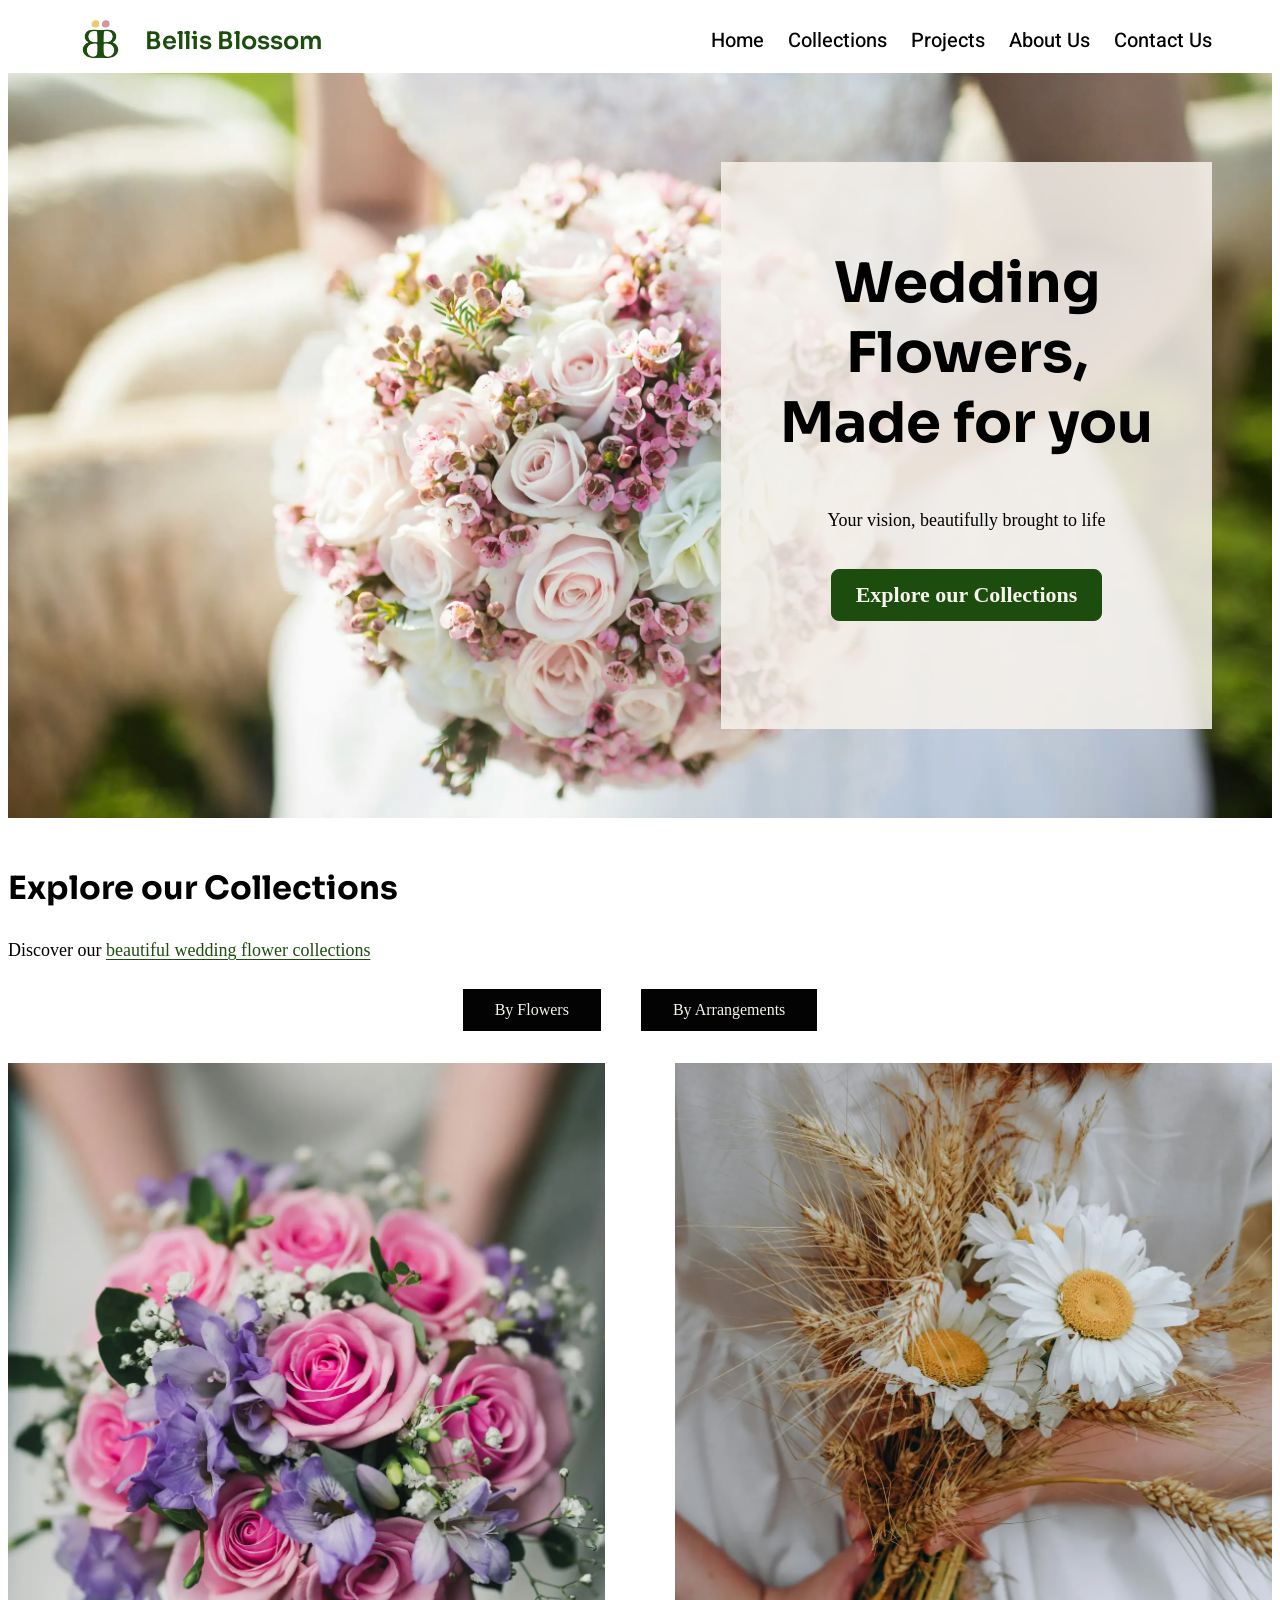
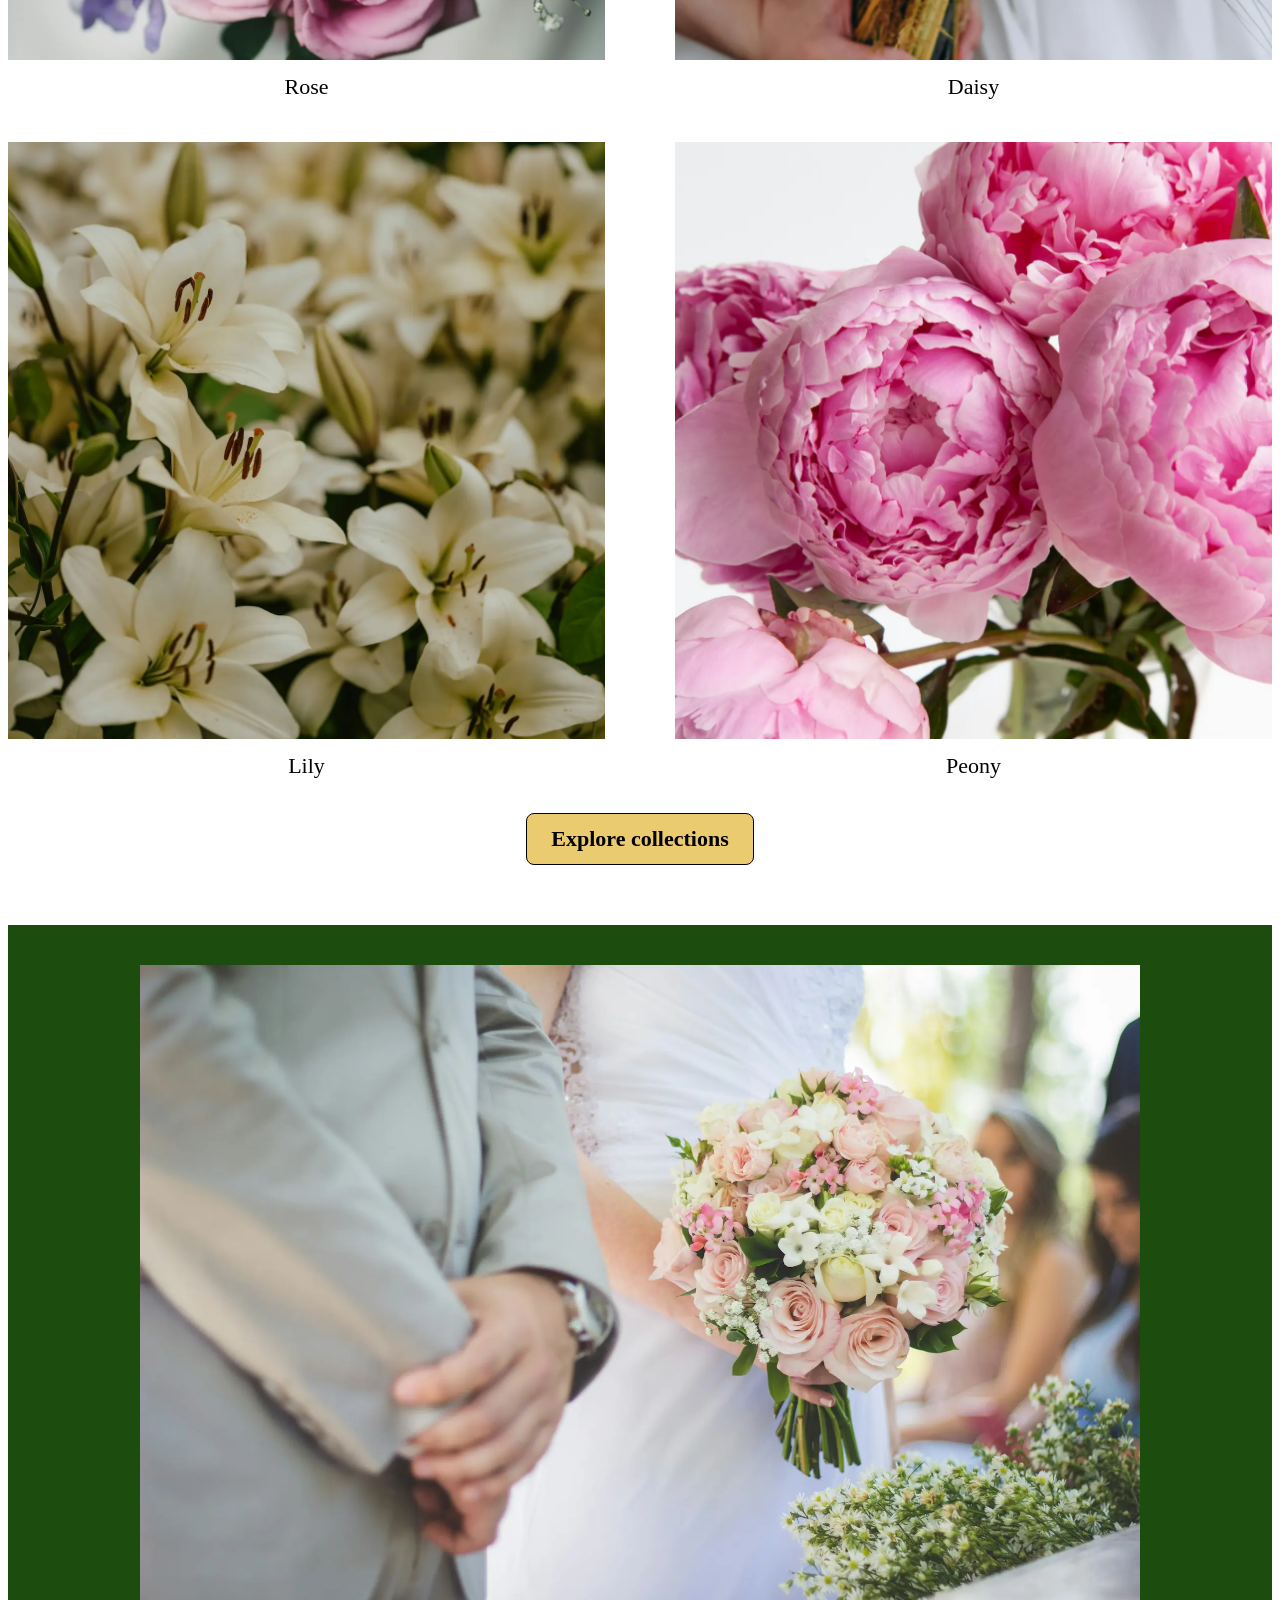
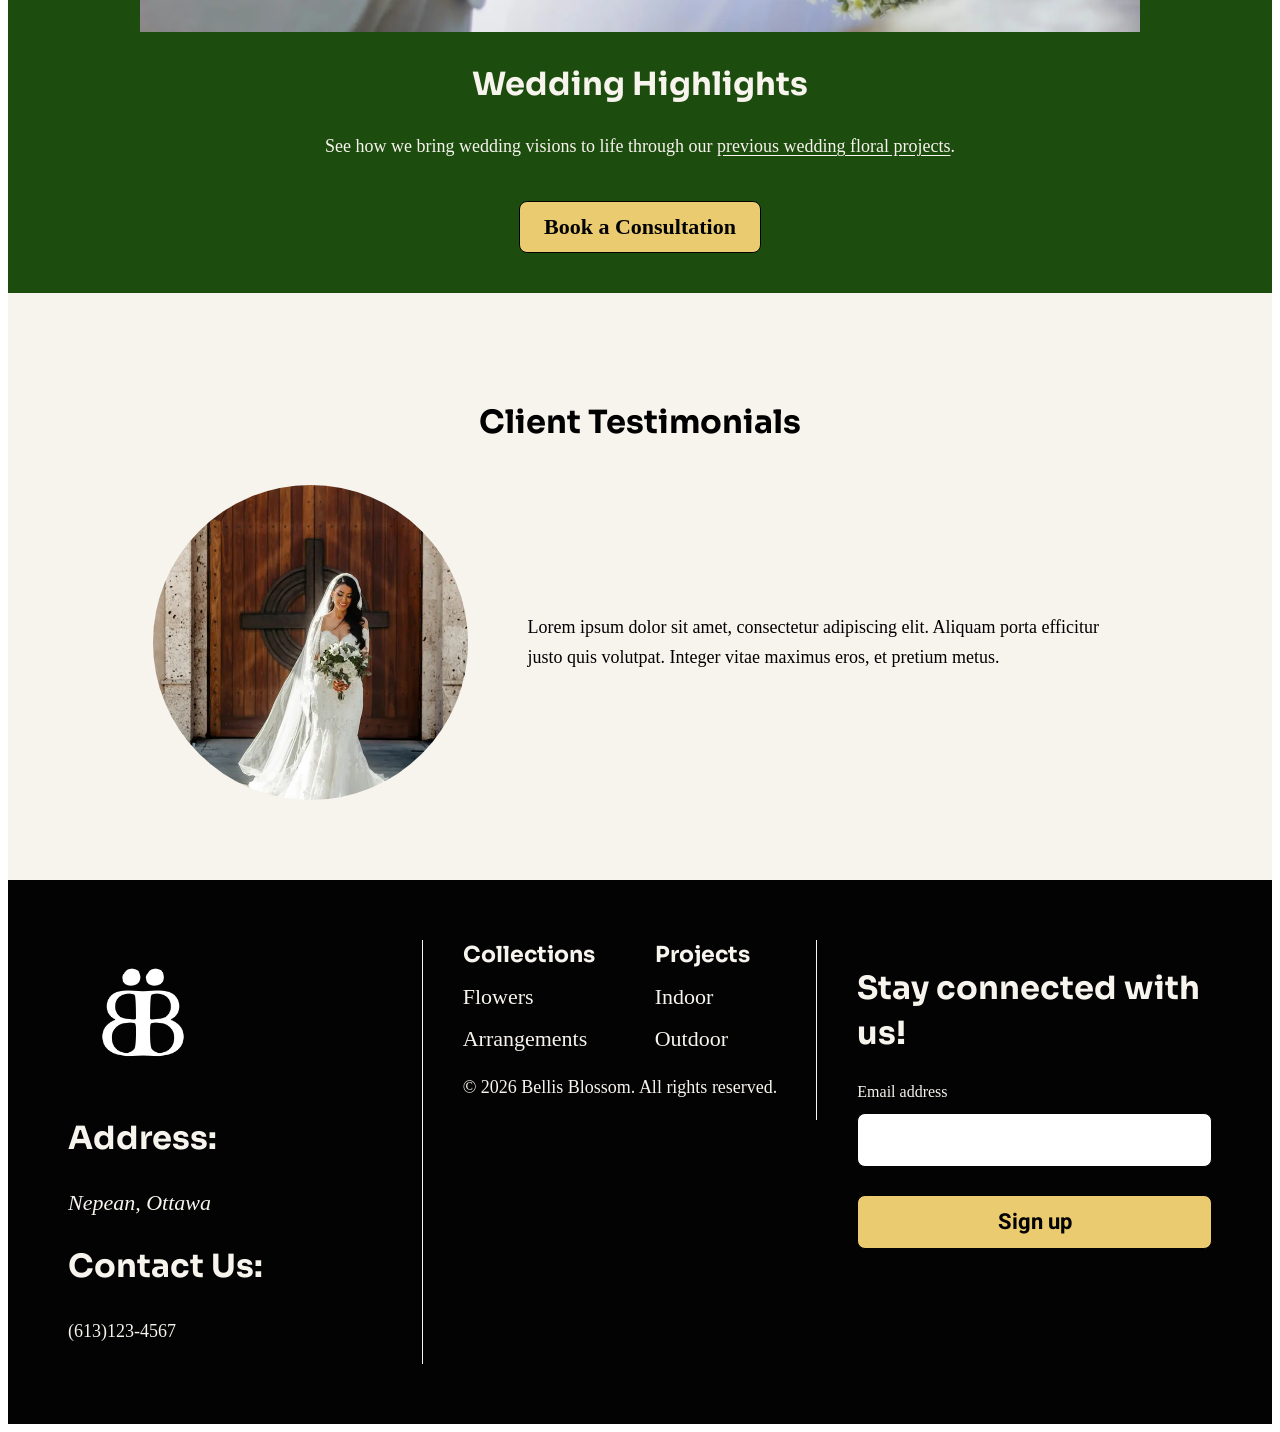
<file: index.html>
<!DOCTYPE html>
<html lang="en">
<head>
    <meta charset="UTF-8">
    <meta name="viewport" content="width=device-width, initial-scale=1.0">

    <title>Personalized Wedding Flowers | Bellis Blossom</title>
    <meta name="description" content="Make your wedding day special with Bellis Blossom. Discover personalized wedding flowers and floral arrangements that reflect your style and love story">

    <link rel="canonical" href="https://vania-gunawan.github.io/guna0037-midterm1511/index.html">
    <link rel="stylesheet" href="css/styles.css">

    <!--Open Graph Tags-->
    <meta property="og:title"
      content="Personalized Wedding Flowers | Bellis Blossom">
      
    <meta property="og:description"
      content="Discover personalized wedding flowers and floral arrangements that reflect your style and love story.">
      
    <meta property="og:image"
      content="https://vania-gunawan.github.io/guna0037-midterm1511/images/og-preview.jpg">
      
    <meta property="og:url"
      content="https://vania-gunawan.github.io/guna0037-midterm1511/index.html">
      
    <meta property="og:type"
      content="website">

    <!--JSON-->
      <script type="application/ld+json">
        {
            "@context": "https://schema.org",
            "@type": "Florist",
            "name": "Bellis Blossom",
            "description": "Personalized wedding flowers and floral arrangements."
        }
    </script>

</head>

<body>
    <a href="#main" class="skip-link visually-hidden">
        Skip to main content
    </a>

    <header class="site-header">
        <div class="logo">
            <a href="index.html">
            <img src="images/BB-logo-trans.png" alt="Bellis Blossom Logo with Colour" width="2000"
            height="2000">
            <span class="logo-text">Bellis Blossom</span>
            </a>
        </div>
       
        <nav class="nav" aria-label="main navigation">
            <a href="index.html">Home</a>
            <a href="collections.html">Collections</a>
            <a href="projects.html">Projects</a>
            <a href="about.html">About Us</a>
            <a href="contact.html">Contact Us</a>
        </nav>     
    </header>

    <main id="main">
        <section class="hero-section">
             <img class="hero-image" src="images/hero.webp" alt="Bride holding a wedding flower bouquet" width="2580" height="1720">
             
        <div class="hero-content">
             <h1 class="main-page">Wedding Flowers, Made for you</h1>
                <p>Your vision, beautifully brought to life</p>
                <a class="primary-button primary-button--secondary" href="collections.html">Explore our Collections</a>
                <!--Carousel indicators-->
        </div>
        </section>

        <!--Collection Section-->
         <section class="collection-section">
            <h2 id="collections">Explore our Collections</h2>

                <p class="collection-description">
                    Discover our <a href="collections.html">beautiful wedding flower collections</a></p>

            <div class="collection-buttons">
                <a href="collections.html#flowers">By Flowers</a>
                <a href="collections.html#arrangements">By Arrangements</a>
            </div>
            <ul class="collections-grid">
                <li class="flower-card">
                    <a class="onpage-links" href="collections.html#rose">
                    <img class="rose-image" src="images/rose.webp" alt="Bride holding a bouquet of pink and purple roses" width="1200" height="1797">
                    Rose
                    </a>
                </li>
                
                <li class="flower-card">
                    <a class="onpage-links" href="collections.html#daisy">
                    <img class="daisy-image" src="images/daisy.webp" alt="Woman holding a bouquet of daisies behind her back" width="1200" height="1800">
                    Daisy
                    </a>
                </li>

                <li class="flower-card">
                    <a class="onpage-links" href="collections.html#lily">
                    <img class="lily-image" src="images/lily.webp" alt="Close-up of a white lily flower" width="1200" height="1800">
                    Lily
                    </a>
                </li>
                
                <li class="flower-card">
                    <a class="onpage-links" href="collections.html#peony">
                    <img class="peony-image" src="images/peony.webp" alt="Close-up of a pink peony flower" width="1200" height="1800">
                    Peony
                    </a>
                </li>
            </ul>
             <a class="primary-button collections-cta" href="collections.html">Explore collections</a>
        </section>
                
        <!--Wedding Highlights video section-->
        <section class="wedding-highlights-section">
            <div class="video-container">
                <img src="images/wedding-highlights.webp" alt="Bride and groom holding a wedding bouquet" width="2000" height="1333">
            </div>

        <h2 id="highlights">Wedding Highlights</h2>
            <p class="highlights-description">See how we bring wedding visions to life through our <a href="projects.html">previous wedding floral projects</a>.</p>
        <a class="primary-button" href="contact.html">Book a Consultation</a>
   
        </section>

        <!--Client Testimonials Section-->
        <section class="client-testimonial"> 
            <h2 id="testimonials">Client Testimonials</h2>
              <div class="testimonial-content">
                <img class="testimonial-image" src="images/testimonial.webp" alt="Wedding couple" width="630" height="788">
            <blockquote>
                <p>Lorem ipsum dolor sit amet, consectetur adipiscing elit. Aliquam porta efficitur justo quis volutpat. Integer vitae maximus eros, et pretium metus.</p>
            </blockquote>
            <!--Carousel indicators-->
            </div>
        </section>
    </main>

     <footer>
        <div class="footer-row">

            <div class="footer-column">
                <img class="footer-logo"
                 src="images/BB-logo-white.png"
                 alt="Bellis Blossom logo" width="2000" height="2000">

                <h2>Address:</h2>
                <address>Nepean, Ottawa</address>  

                <h2>Contact Us:</h2>
            <p>(613)123-4567</p>
        </div>
        
            <div class="footer-column">
                <div class="footer-links">
                    <nav class="footer-nav" aria-label="Collections">
                    <h2>Collections</h2>
                    <a href="collections.html#flowers">Flowers</a>
                    <a href="collections.html#arrangements">Arrangements</a>
                </nav>

                <nav class="footer-nav" aria-label="Projects">
                    <h2>Projects</h2>
                    <a href="projects.html#indoor">Indoor</a>
                    <a href="projects.html#outdoor">Outdoor</a>
                </nav>
            </div>

            <p>&copy; 2026 Bellis Blossom. All rights reserved.</p>
        </div>

        <div class="footer-column">
            <h2>Stay connected with us!</h2>

            <form>
                <label for="email">Email address</label>
                <input type="email" id="email" name="email" autocomplete="email" required>
                <button class="primary-button" type="submit">Sign up</button>
            </form>
        </div>

        </div>
    </footer>  
    
</body>
</html>
</file>
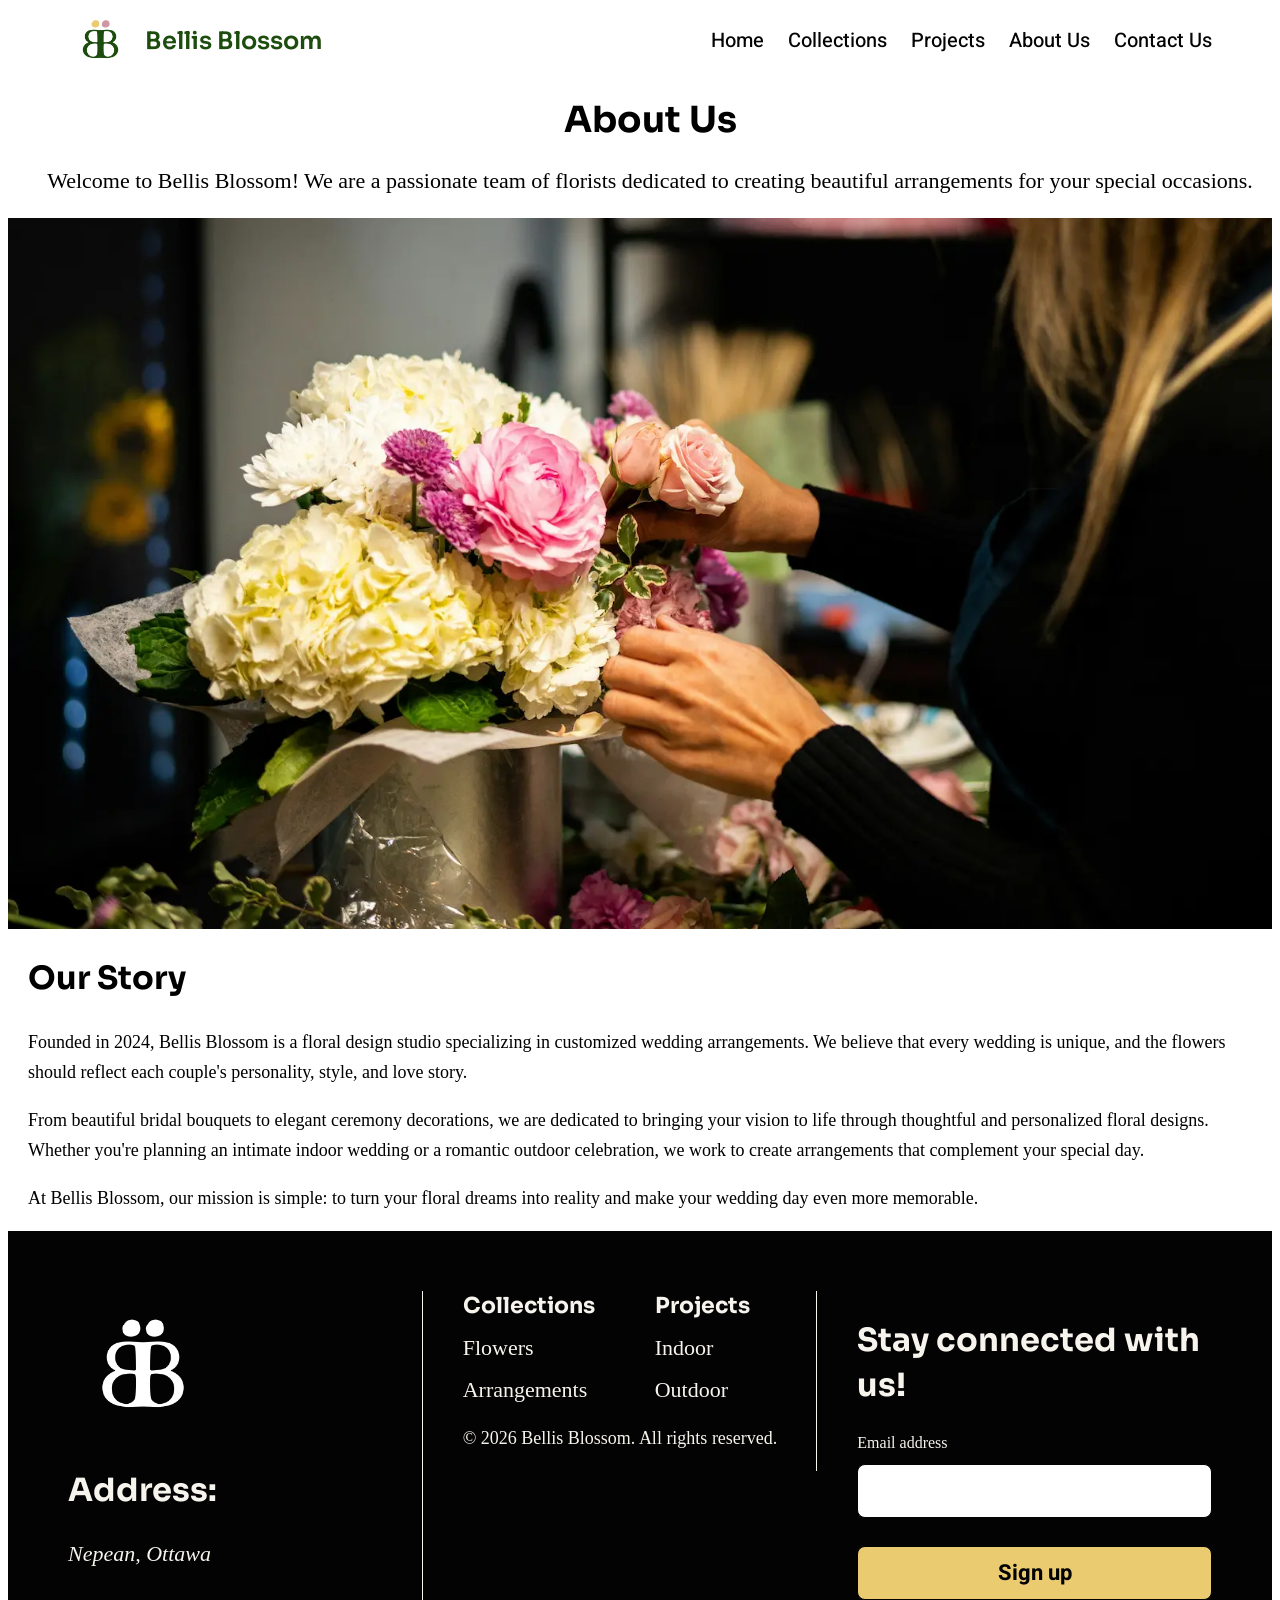
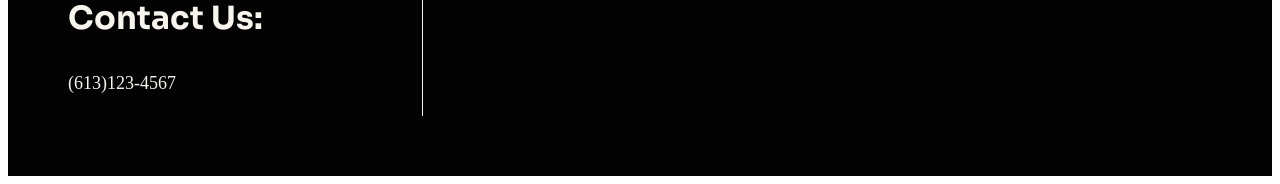
<file: about.html>
<!DOCTYPE html>
<html lang="en">
<head>
    <meta charset="UTF-8">
    <meta name="viewport" content="width=device-width, initial-scale=1.0">
    <title>About Us | Bellis Blossom</title>

    <meta name="description" content="Learn more about Bellis Blossom, our story, and our passion for creating beautiful, personalized wedding flower arrangements that reflect your unique love story.">
    <link rel="canonical" href="https://vania-gunawan.github.io/guna0037-midterm1511/about.html">
    <link rel="stylesheet" href="css/styles.css">
</head>

<body>
    <a href="#main" class="skip-link">Skip to main content</a>

     <header class="site-header">
        <div class="logo">
            <a href="index.html">
            <img src="images/BB-logo-trans.png" alt="Bellis Blossom Logo with Colour" width="2000" height="2000">
            <span class="logo-text">Bellis Blossom</span>
            </a>
        </div>
       
        <nav class="nav" aria-label="main navigation">
            <a href="index.html">Home</a>
            <a href="collections.html">Collections</a>
            <a href="projects.html">Projects</a>
            <a href="about.html">About Us</a>
            <a href="contact.html">Contact Us</a>
        </nav>     
    </header>

    <main id="main">
        <h1 class="about-title">About Us</h1>
        <p class="about-description">Welcome to Bellis Blossom! We are a passionate team of florists dedicated to creating beautiful arrangements for your special occasions.</p>
       
        <img class="about-image" src="images/about-us.webp" alt="Florist hand carefuly arrangeing a flower bouquet" width="1600" height="1067">
    
        <section class="story">
                <h2 class="story-heading">Our Story</h2>
                <p>Founded in 2024, Bellis Blossom is a floral design studio specializing in customized wedding arrangements. We believe that every wedding is unique, and the flowers should reflect each couple's personality, style, and love story.</p>
                
                <p>From beautiful bridal bouquets to elegant ceremony decorations, we are dedicated to bringing your vision to life through thoughtful and personalized floral designs. Whether you're planning an intimate indoor wedding or a romantic outdoor celebration, we work to create arrangements that complement your special day.</p>
                
                <p>At Bellis Blossom, our mission is simple: to turn your floral dreams into reality and make your wedding day even more memorable. </p>
        </section>
    
    </main>

     <footer>
        <div class="footer-row">

            <div class="footer-column">
                <img class="footer-logo"
                 src="images/BB-logo-white.png"
                 alt="Bellis Blossom logo" width="2000" height="2000">

                <h2>Address:</h2>
                <address>Nepean, Ottawa</address>  

                <h2>Contact Us:</h2>
            <p>(613)123-4567</p>
        </div>
        
            <div class="footer-column">
                <div class="footer-links">
                    <nav class="footer-nav" aria-label="Collections">
                    <h2>Collections</h2>
                    <a href="collections.html#flowers">Flowers</a>
                    <a href="collections.html#arrangements">Arrangements</a>
                </nav>

                <nav class="footer-nav" aria-label="Projects">
                    <h2>Projects</h2>
                    <a href="projects.html#indoor">Indoor</a>
                    <a href="projects.html#outdoor">Outdoor</a>
                </nav>
            </div>

            <p>&copy; 2026 Bellis Blossom. All rights reserved.</p>
        </div>

        <div class="footer-column">
            <h2>Stay connected with us!</h2>

            <form>
                <label for="email">Email address</label>
                <input type="email" id="email" name="email" autocomplete="email" required>
                <button class="primary-button" type="submit">Sign up</button>
            </form>
        </div>

        </div>
    </footer>  
     
</body>
</html>
</file>
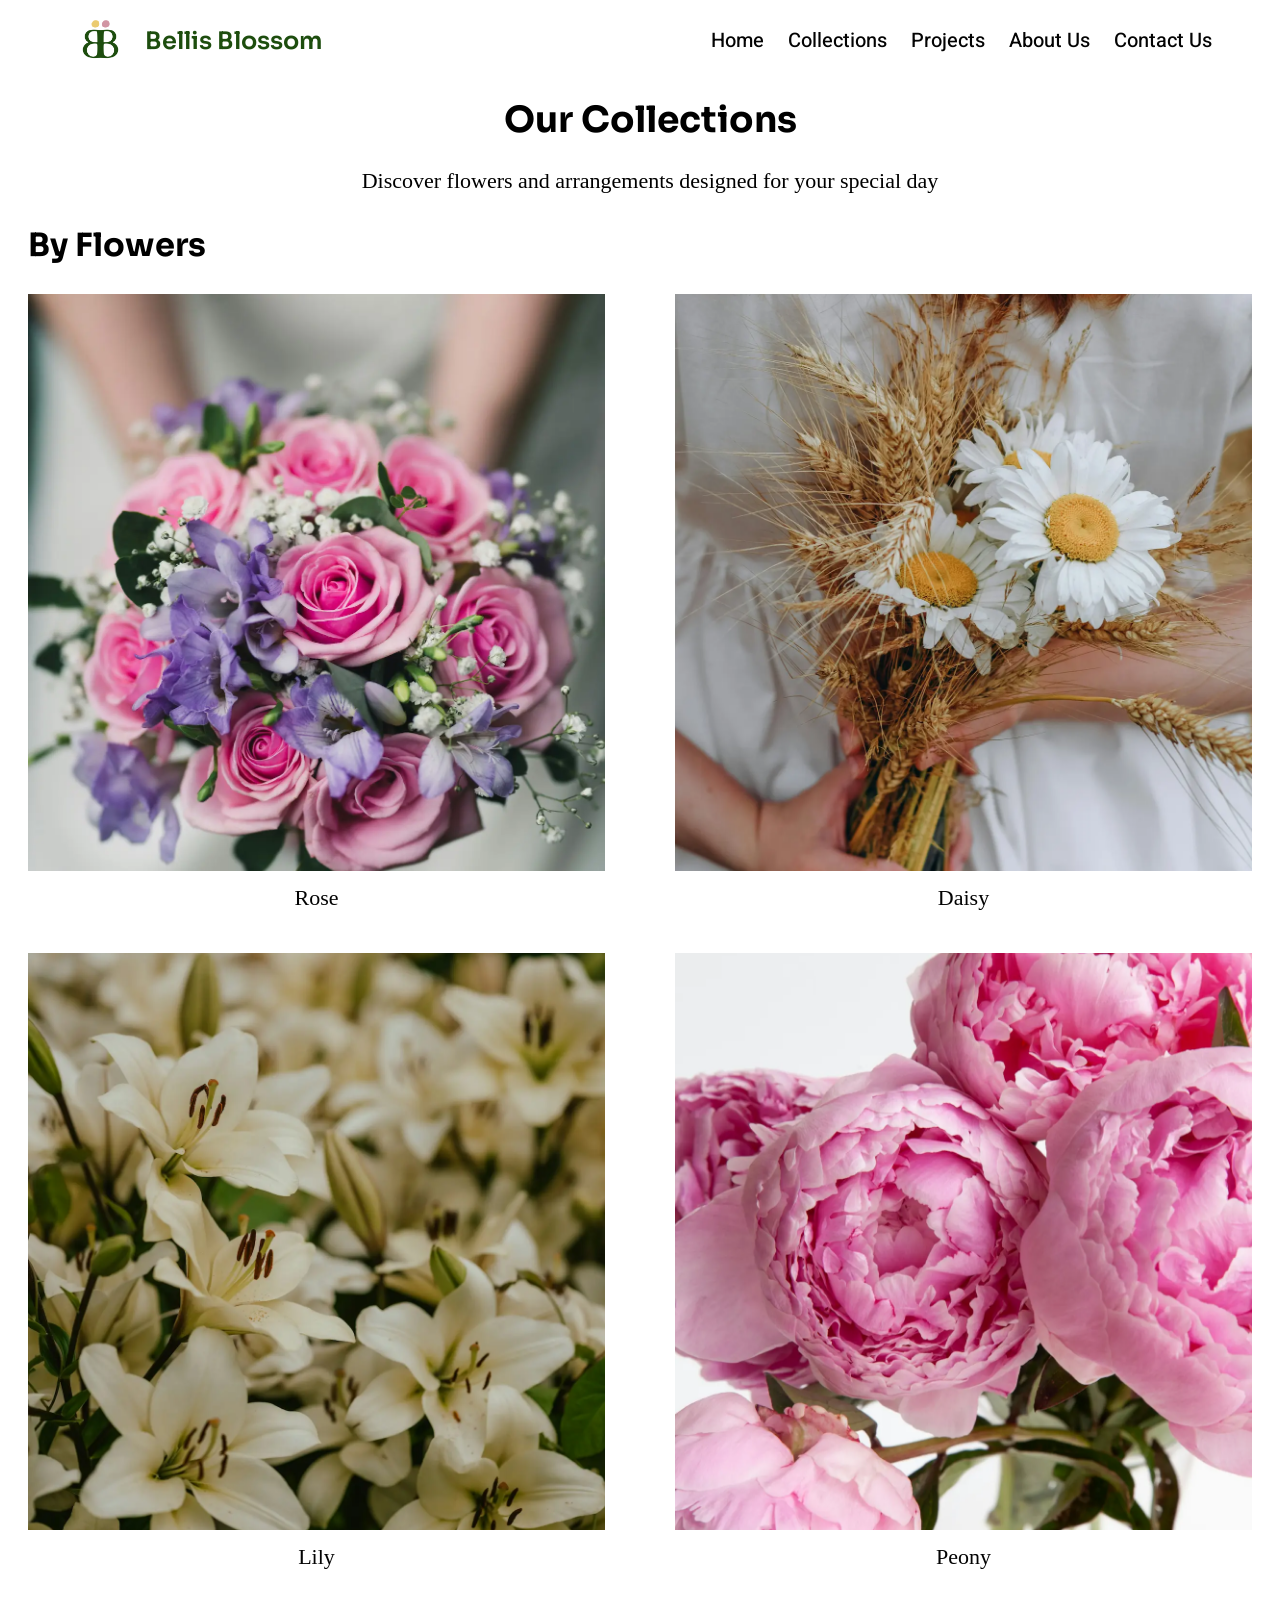
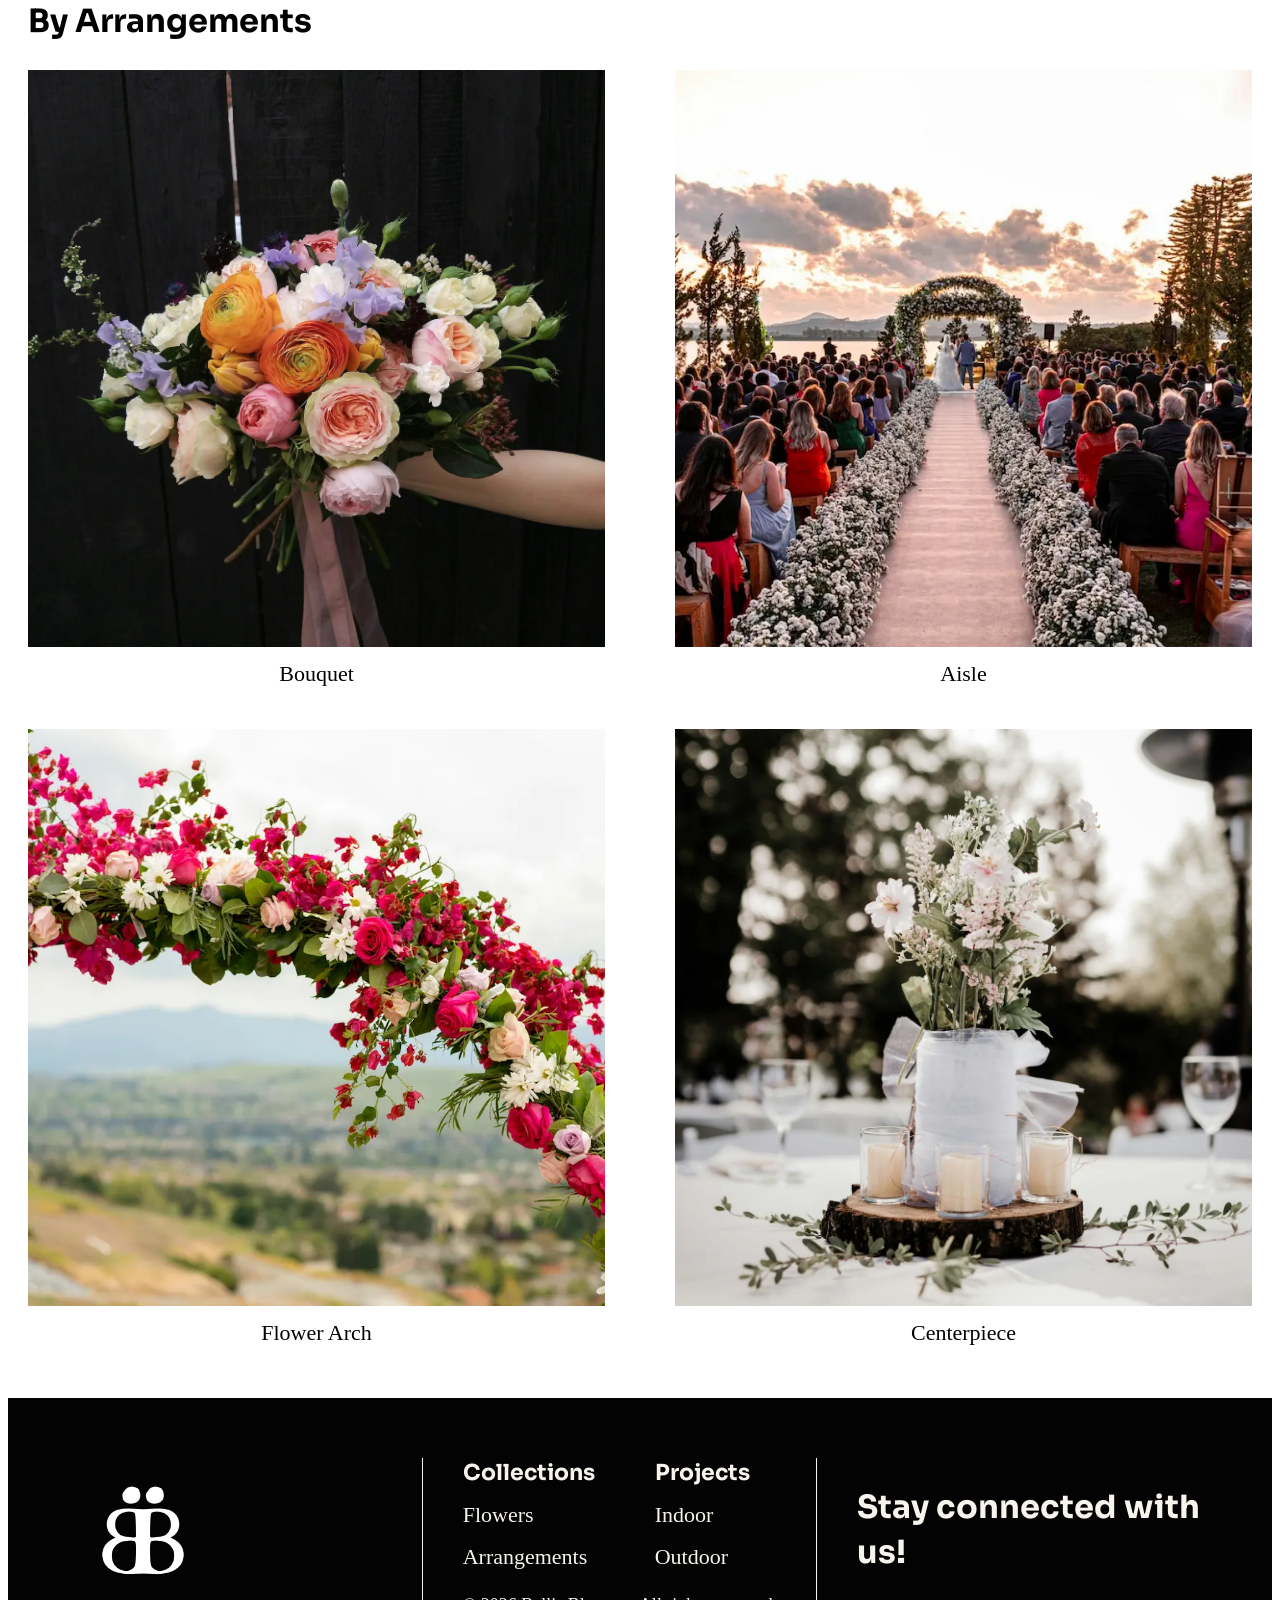
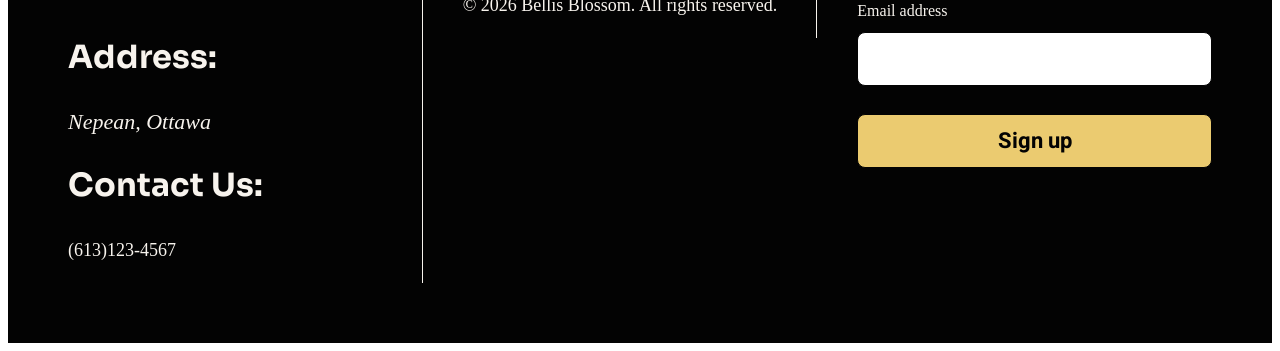
<file: collections.html>
<!DOCTYPE html>
<html lang="en">
<head>
    <meta charset="UTF-8">
    <meta name="viewport" content="width=device-width, initial-scale=1.0">

    <title>Wedding Flower Collections | Bellis Blossom</title>

    <meta name="description" content="Explore our beautiful wedding flower collections! From roses and peonies to bouquets and floral arches, find the perfect blooms for your special day">

    <link rel="canonical" href="https://vania-gunawan.github.io/guna0037-midterm1511/collections.html">
    <link rel="stylesheet" href="css/styles.css">
</head>

<body>
    <a href="#main" class="skip-link">Skip to main content</a>

     <header class="site-header">
        <div class="logo">
            <a href="index.html">
            <img src="images/BB-logo-trans.png" alt="Bellis Blossom Logo with Colour" width="2000" height="2000">
            <span class="logo-text">Bellis Blossom</span>
            </a>
        </div>
       
        <nav class="nav" aria-label="main navigation">
            <a href="index.html">Home</a>
            <a href="collections.html">Collections</a>
            <a href="projects.html">Projects</a>
            <a href="about.html">About Us</a>
            <a href="contact.html">Contact Us</a>
        </nav>     
    </header>

<main id="main">
    <h1 class="collections-title">Our Collections</h1>
        <p class="collections-description">Discover flowers and arrangements designed for your special day</p>

<!--By Flowers-->
    <section id="flowers">
        <h2>By Flowers</h2>
        <ul class="collections-grid">
                 <li class="flower-card">
                    <a class="onpage-links" href="rose.html">
                    <img class="rose-image" src="images/rose.webp" alt="Bride holding a bouquet of pink and purple roses" width="1200" height="1797">
                    Rose
                    </a>
                </li>
                
                <li class="flower-card">
                    <a class="onpage-links" href="collections.html">
                    <img class="daisy-image" src="images/daisy.webp" alt="Woman holding a bouquet of daisies behind her back" width="1200" height="1800">
                    Daisy
                    </a>
                </li>

                <li class="flower-card">
                    <a class="onpage-links" href="collections.html">
                    <img class="lily-image" src="images/lily.webp" alt="Close-up of a white lily flower" width="1200" height="1800">
                    Lily
                    </a>
                </li>
                
                <li class="flower-card">
                    <a class="onpage-links" href="collections.html">
                    <img class="peony-image" src="images/peony.webp" alt="Close-up of a pink peony flower" width="1200" height="1800">
                    Peony
                    </a>
                </li>
            </ul>
        </section>

<!--By Arrangements-->
<section id="arrangements">
        <h2>By Arrangements</h2>
        <ul class="collections-grid">
                <li class="arrangement-card">
                    <a class="onpage-links" href="bouquet.html">
                    <img class="bouquet-image" src="images/flower-bouquet.webp" alt="A hand holding a bouquet of colorful flowers" width="1200" height="1200">
                    Bouquet
                    </a>
                </li>
                
                <li class="arrangement-card">
                    <a class="onpage-links" href="aisle.html">
                    <img class="aisle-image" src="images/flower-aisle.webp" alt="Floral aisle with white and pink roses" width="1200" height="691">
                    Aisle
                    </a>
                </li>

                <li class="arrangement-card">
                    <a class="onpage-links" href="arch.html">
                    <img class="arch-image" src="images/flower-arch.webp" alt="Close-up of a white lily flower" width="1200" height="801">
                    Flower Arch
                    </a>
                </li>
                
                <li class="arrangement-card">
                    <a class="onpage-links" href="centerpiece.html">
                    <img class="centerpiece-image" src="images/flower-centerpiece.webp" alt="Close-up of a pink peony flower" width="1200" height="1850">
                    Centerpiece
                    </a>
                </li>
            </ul>



    </section>

    
</main>

 <footer>
        <div class="footer-row">

            <div class="footer-column">
                <img class="footer-logo"
                 src="images/BB-logo-white.png"
                 alt="Bellis Blossom logo" width="2000" height="2000">

                <h2>Address:</h2>
                <address>Nepean, Ottawa</address>  

                <h2>Contact Us:</h2>
            <p>(613)123-4567</p>
        </div>
        
            <div class="footer-column">
                <div class="footer-links">
                    <nav class="footer-nav" aria-label="Collections">
                    <h2>Collections</h2>
                    <a href="collections.html#flowers">Flowers</a>
                    <a href="collections.html#arrangements">Arrangements</a>
                </nav>

                <nav class="footer-nav" aria-label="Projects">
                    <h2>Projects</h2>
                    <a href="projects.html#indoor">Indoor</a>
                    <a href="projects.html#outdoor">Outdoor</a>
                </nav>
            </div>

            <p>&copy; 2026 Bellis Blossom. All rights reserved.</p>
        </div>

        <div class="footer-column">
            <h2>Stay connected with us!</h2>

            <form>
                <label for="email">Email address</label>
                <input type="email" id="email" name="email" autocomplete="email" required>
                <button class="primary-button" type="submit">Sign up</button>
            </form>
        </div>

        </div>
    </footer>  
      
</body>
</html>
</file>
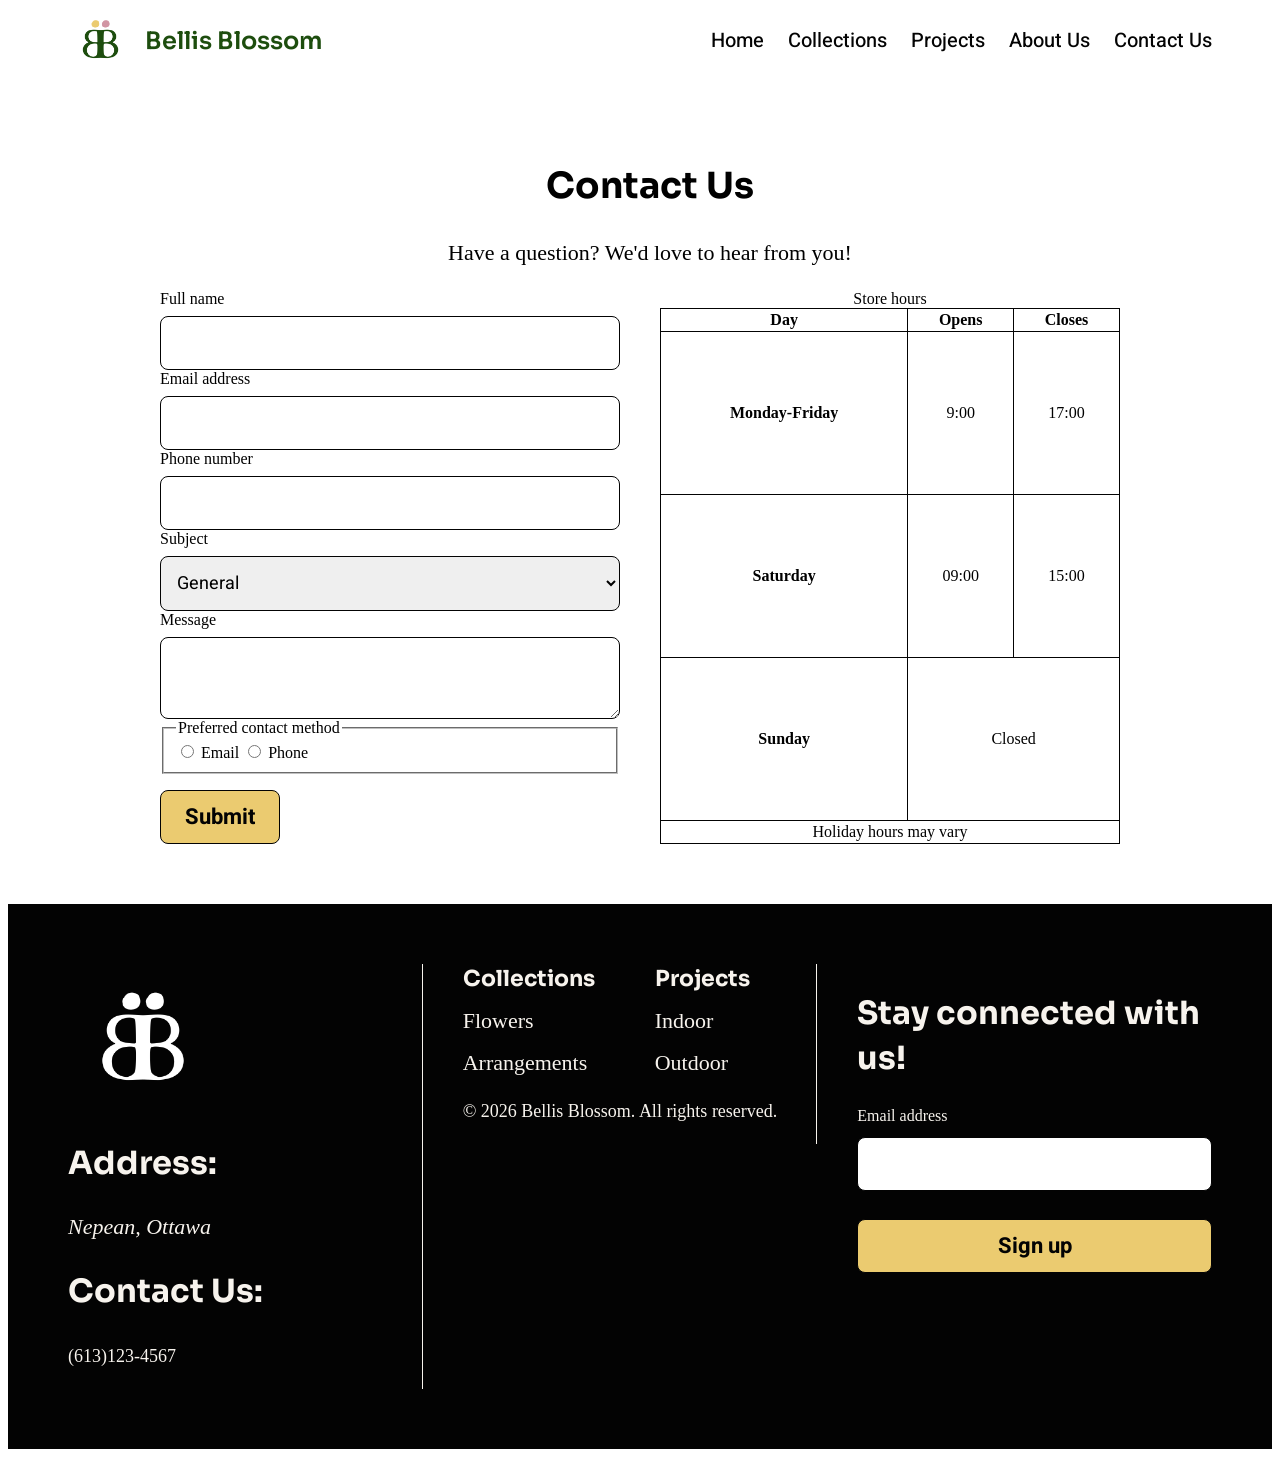
<file: contact.html>
<!DOCTYPE html>
<html lang="en">
<head>
    <meta charset="UTF-8">
    <meta name="viewport" content="width=device-width, initial-scale=1.0">

    <title>Contact Us | Bellis Blossom</title>
    <meta name ="description=" content="Don't know where to start? Get in touch with Bellis Blossom to discuss your wedding flower ideas, ask questions, and find the perfect arrangements for your day.">
    <link rel="canonical" href="https://vania-gunawan.github.io/guna0037-midterm1511/contact.html">
    <link rel="stylesheet" href="css/styles.css">
</head>
<body>
    <a href="#main" class="skip-link">Skip to main content</a>

    <header class="site-header">
        <div class="logo">
            <a href="index.html">
            <img src="images/BB-logo-trans.png" alt="Bellis Blossom Logo with Colour" width="2000" height="2000">
            <span class="logo-text">Bellis Blossom</span>
            </a>
        </div>
       
        <nav class="nav" aria-label="main navigation">
            <a href="index.html">Home</a>
            <a href="collections.html">Collections</a>
            <a href="projects.html">Projects</a>
            <a href="about.html">About Us</a>
            <a href="contact.html">Contact Us</a>
        </nav>     
    </header>

    <main id="main">
        <section class="contact-section">
            <h1 class="contact-title">Contact Us</h1>
                <p class="contact-description">Have a question? We'd love to hear from you!</p>
                

        <div class="contact-grid">
            <form method="post">
                <div class="form-group">
                    <label for="full-name">Full name</label>
                    <input type="text" id="full-name" name="name" autocomplete="name" required>
                </div>

                <div class="form-group">
                    <label for="contact-email">Email address</label>
                    <input type="email" id="contact-email" name="email" required>
                </div>

                <div class="form-group">
                    <label for="contact-phone">Phone number</label>
                    <input type="tel" id="contact-phone" name="phone" autocomplete="tel">
                </div>

                <div class="form-group">
                    <label for="inquiries">Subject</label>
                
                    <select name="inquiries" id="inquiries">
                        <option value="general">General</option>
                        <option value="or">Order</option>
                        <option value="cm">Custom Order</option>
                        <option value="ot">Other</option>
                    </select>
                </div>
    
                <div class="form-group">
                    <label for="message">Message</label>
                    <textarea name="message" id="message"></textarea>
                </div>

                <div class="form-group">
                    <fieldset>
                        <legend>Preferred contact method</legend>
                        <input type="radio" id="by-email" name="contact" value="email">
                        <label for="by-email">Email</label>
                        <input type="radio" id="by-phone" name="contact" value="phone">
                        <label for="by-phone">Phone</label>
                    </fieldset>
                </div>
            
                <div>
                    <button class="primary-button" type="submit">Submit</button>
                </div>
            
            </form>

                <table>
                    <caption>Store hours</caption>
                    <thead>
                        <tr>
                            <th scope="col">Day</th>
                            <th scope="col">Opens</th>
                            <th scope="col">Closes</th>
                        </tr>
                    </thead>
                        <tbody>
                            <tr>
                                <th scope="row">Monday-Friday</th>
                                <td>9:00</td>
                                <td>17:00</td>
                            </tr>
                            <tr>
                                <th scope="row">Saturday</th>
                                <td>09:00</td>
                                <td>15:00</td>
                            </tr>
                            <tr>
                                <th scope="row">Sunday</th>
                                <td colspan="2">Closed</td>
                            </tr>
                        </tbody>
                        
                        <tfoot>
                            <tr>
                                <td colspan="3">Holiday hours may vary</td>
                            </tr>
                        </tfoot>
                </table>
            </div>
        </section>
    </main>



 <footer>
        <div class="footer-row">

            <div class="footer-column">
                <img class="footer-logo"
                 src="images/BB-logo-white.png"
                 alt="Bellis Blossom logo" width="2000" height="2000">

                <h2>Address:</h2>
                <address>Nepean, Ottawa</address>  

                <h2>Contact Us:</h2>
            <p>(613)123-4567</p>
        </div>
        
            <div class="footer-column">
                <div class="footer-links">
                    <nav class="footer-nav" aria-label="Collections">
                    <h2>Collections</h2>
                    <a href="collections.html#flowers">Flowers</a>
                    <a href="collections.html#arrangements">Arrangements</a>
                </nav>

                <nav class="footer-nav" aria-label="Projects">
                    <h2>Projects</h2>
                    <a href="projects.html#indoor">Indoor</a>
                    <a href="projects.html#outdoor">Outdoor</a>
                </nav>
            </div>
            
            <p>&copy; 2026 Bellis Blossom. All rights reserved.</p>
        </div>

        <div class="footer-column">
            <h2>Stay connected with us!</h2>

            <form>
                <label for="email">Email address</label>
                <input type="email" id="email" name="email" autocomplete="email" required>
                <button class="primary-button" type="submit">Sign up</button>
            </form>
        </div>

        </div>
    </footer>  
    
</body>
</html>
</file>
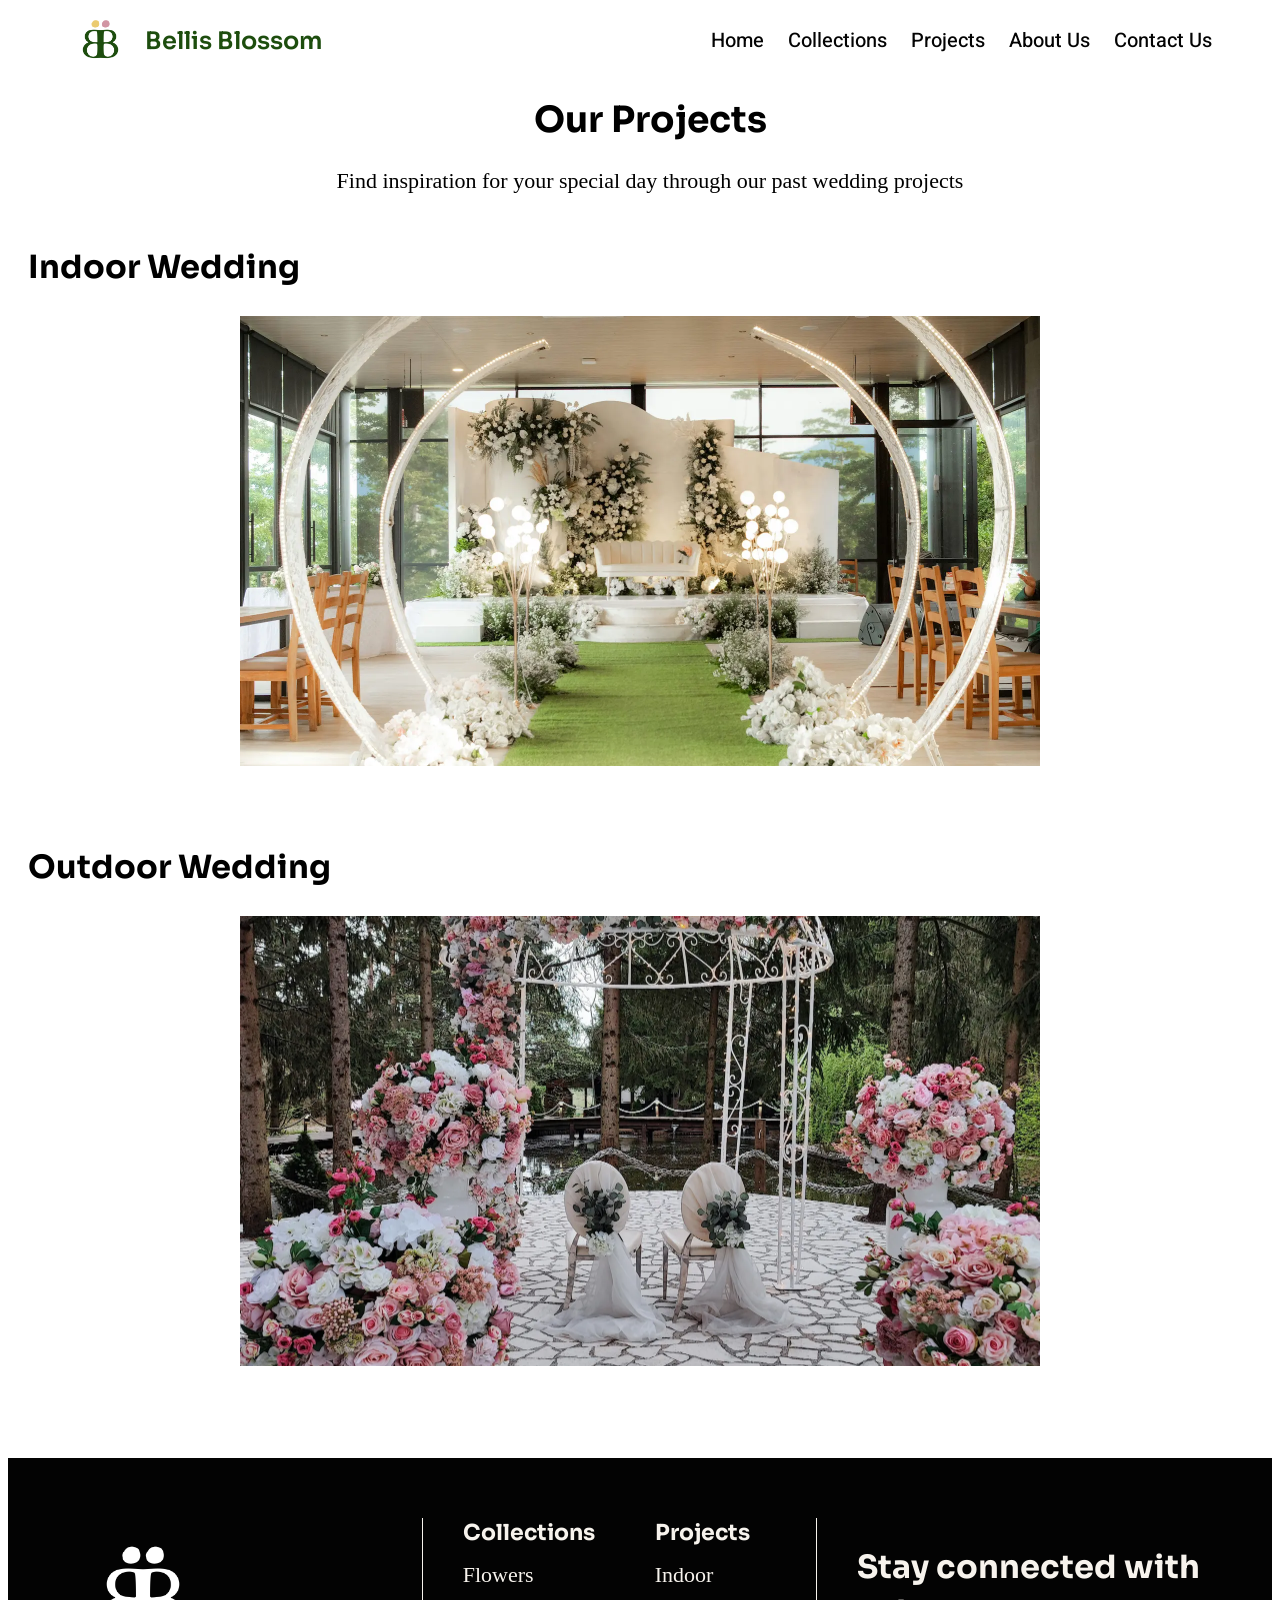
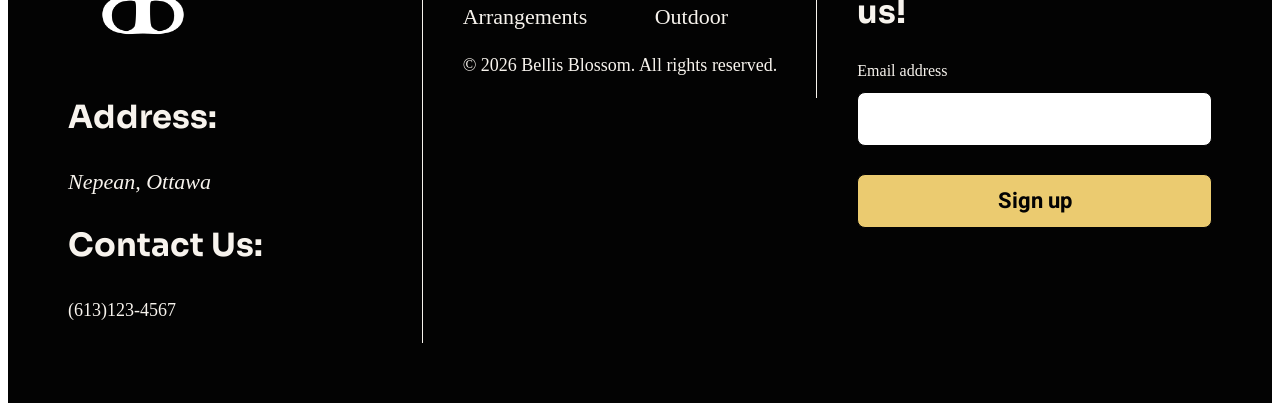
<file: projects.html>
<!DOCTYPE html>
<html lang="en">
<head>
    <meta charset="UTF-8">
    <meta name="viewport" content="width=device-width, initial-scale=1.0">
    <title>Wedding Projects | Bellis Blossom</title>
    <meta name="description" content="Explore our past indoor and outdoor wedding projects and find inspiration for your special day with Bellis Blossom's beautiful floral arrangements.">
    
    <link rel="stylesheet" href="css/styles.css">
    <link rel="canonical" href="https://vania-gunawan.github.io/guna0037-midterm1511/projects.html">
</head>

<body>
    <a href="#main" class="skip-link">Skip to main content</a>

    <header class="site-header">
        <div class="logo">
            <a href="index.html">
            <img src="images/BB-logo-trans.png" alt="Bellis Blossom Logo with Colour" width="2000" height="2000">
            <span class="logo-text">Bellis Blossom</span>
            </a>
        </div>
       
        <nav class="nav" aria-label="main navigation">
            <a href="index.html">Home</a>
            <a href="collections.html">Collections</a>
            <a href="projects.html">Projects</a>
            <a href="about.html">About Us</a>
            <a href="contact.html">Contact Us</a>
        </nav>     
    </header>

<main id="main">
    <h1 class="projects-title">Our Projects</h1>
        <p class="projects-description">Find inspiration for your special day through our past wedding projects</p>
    
        <div class="projects-grid">
            <section class="indoor" id="indoor">
                <h2 class="indoor-heading">Indoor Wedding</h2>
                <img class="indoor-image" src="images/indoor-wedding.webp" alt="Indoor wedding flower arrangement" width="1600" height="1200">
            </section>
            
            <section class="outdoor" id="outdoor">
                <h2 class="outdoor-heading">Outdoor Wedding</h2>
                <img class="outdoor-image" src="images/outdoor-wedding.webp" alt="Outdoor wedding flower arrangement" width="1600" height="2133">
            </section>
        </div>



</main>

 <footer>
        <div class="footer-row">

            <div class="footer-column">
                <img class="footer-logo"
                 src="images/BB-logo-white.png"
                 alt="Bellis Blossom logo" width="2000" height="2000">

                <h2>Address:</h2>
                <address>Nepean, Ottawa</address>  

                <h2>Contact Us:</h2>
            <p>(613)123-4567</p>
        </div>
        
            <div class="footer-column">
                <div class="footer-links">
                    <nav class="footer-nav" aria-label="Collections">
                    <h2>Collections</h2>
                    <a href="collections.html#flowers">Flowers</a>
                    <a href="collections.html#arrangements">Arrangements</a>
                </nav>

                <nav class="footer-nav" aria-label="Projects">
                    <h2>Projects</h2>
                    <a href="projects.html#indoor">Indoor</a>
                    <a href="projects.html#outdoor">Outdoor</a>
                </nav>
            </div>

            <p>&copy; 2026 Bellis Blossom. All rights reserved.</p>
        </div>

        <div class="footer-column">
            <h2>Stay connected with us!</h2>

            <form>
                <label for="email">Email address</label>
                <input type="email" id="email" name="email" autocomplete="email" required>
                <button class="primary-button" type="submit">Sign up</button>
            </form>
        </div>

        </div>
    </footer>  
      
    
</body>
</html>
</file>
<file: css/styles.css>
@import url('https://fonts.googleapis.com/css2?family=Heebo:wght@100..900&family=Sora:wght@100..800&display=swap');

* {
    box-sizing: border-box;
}


/*Root for color & spacing*/
:root {
    /* Colors */
    --color-primary: #1D4D0E;
    --color-background: #F7F3ED;
    --color-text: #030303;
    --color-accent: #EBCB70;
    --color-on-dark: #F7F3ED;
    --color-button-text:#030303;
    --color-hero-overlay: rgb(247 243 237 / 85%);

    /* Spacing */
    --space-xs: 8px;
    --space-sm: 12px;
    --space-md: 20px;
    --space-lg: 32px;
    --space-xl: 40px;

    /* Border Radius */
    --radius-control: 8px;
}

@media (perfers-color-scheme:dark) {
    :root {
    --color-primary: #A9D18E;
    --color-background: #171D17;
    --color-text: #F7F3ED;
    --color-accent: #EBCB70;
    --color-on-dark: #F7F3ED;
    --color-hero-overlay: rgb(23 29 23 / 90%);
    }  
    }
}
/* Grid for the overall page layout */
body {
    display: grid;
    margin: 0;
    font-family: "Heebo", sans-serif;
    font-size: 1rem;
    line-height: 1.875rem;
    color: var(--color-text);
    background-color: var(--color-background);
    grid-template-areas:
        "header"
        "main"
        "footer";
}

/*Keyboard Accessibility*/
a:focus-visible,
button:focus-visible,
input:focus-visible,
select:focus-visible,
textarea:focus-visible {
    outline: 3px solid var(--color-primary);
    outline-offset: 3px;
}

footer a:focus-visible,
footer button:focus-visible,
.wedding-highlights-section a:focus-visible {
    outline-color: var(--color-accent);
}

main {
    grid-area: main;
}

footer {
    grid-area: footer;
}

h1, h2, h3 {
    font-family: "Sora", sans-serif;
}

.main-page {
    font-size: 3.5rem;
    line-height: 4.375rem;
    font-weight: 700;
}

h2 {
    font-size: 2rem;
    line-height: 2.8125rem;
    font-weight: 700;
}

h3 {
    font-size: 1.5rem;
    line-height: 1.875rem;
    font-weight: 600;
}

p {
    font-size: 1.125rem;
    line-height: 1.875rem;
}

img {
    max-width: 100%;
    height:auto;
    display: block;
}

.site-header {
    grid-area: header;
    display: flex;
    justify-content: space-between;
    align-items: center;
    padding: 0px 3.75rem;
}

.visually-hidden {
    position: absolute;
    width: 1px;
    height: 1px;
    margin: -1px;
    padding: 0;
    overflow: hidden;
    clip-path: inset(50%);
    white-space: nowrap;
    border: 0;
}

.skip-link {
    position: absolute;
    top: -100px;
    left: 10px;
    z-index: 100;
    padding: 0.5rem 1rem;
    background-color: var(--color-background);
    color: var(--color-primary);
}

.skip-link:focus-visible {
    top: 0;
}

.logo a {
    display: flex;
    align-items: center;
    gap: var(--space-sm);
    text-decoration: none;
}

.logo img {
    max-width: 11.25rem;
    max-height: 65px;
    width: auto;
    height: auto;
}

.logo-text {
    font-family: "Sora", sans-serif;
    font-size: 1.5rem;
    line-height: 1.875rem;
    font-weight: 600;
    color: var(--color-primary);
}

/* Flexbox to align nav links horizontally */
.nav {
    display: flex;
    flex-wrap: wrap;
    justify-content: center;
    gap: var(--space-sm);
}

/* Nav Desktop*/
@media (min-width: 900px) {
    .nav {
        flex-wrap: nowrap;
        gap: 24px;
    }
}

.nav a {
    font-family: "Heebo", sans-serif;
    font-size: 1.25rem;
    line-height: 1.75rem;
    font-weight: 500;
    color: var(--color-text);
    text-decoration: none;
}

.nav a:hover, .nav a:focus-visible {
  color: var(--color-primary);
  text-decoration: underline;
  text-underline-offset: 4px;
}

.hero-section {
    display: grid;
    grid-template-areas: 
        "image"
        "content";
    max-width: 80.625rem;
    margin: 0 auto;
}

.hero-image {
    grid-area: image;
    width: 100%;
    height: auto;
    object-fit: cover;
}

.hero-content {
    grid-area: content;
    width: 100%;
    height: auto;
    padding: 2rem 1.25rem;
    margin-right: 0;
    background-color: var(--color-hero-overlay);
    text-align: center;
    align-self: center;
    justify-self:center;
}

/*Hero-Desktop*/
@media (min-width: 900px) {
    .hero-section {
        grid-template-areas: "hero";
    }  

.hero-image {
    grid-area: hero;
    height: 745px;
    object-fit: cover;
}

.hero-content {
    grid-area: hero;
    width: 491px;
    height: 567px;
    padding: 2.5rem;
    background-color: var(--color-hero-overlay);
    margin-right: 60px;
    text-align: center;
    align-self: center;
    justify-self: right;
    z-index: 1;
}
}

.primary-button {
    --button-bg: var(--color-accent);
    --button-text: var(--color-button-text);
    --button-border:var(--color-text);

    display: inline-block;
    background-color: var(--button-bg);
    color: var(--button-text);
    padding: 0.75rem 1.5rem;
    border: 1px solid var(--button-border);
    border-radius: var(--radius-control);
    text-decoration: none;
    font-size: 1.375rem;
    font-weight: 700;
    margin-top: 16px;

    &:hover,
    &focus-visible {
        color: var(--button-text);
        text-decoration: underline;
        text-underline-offset: 4px;
    }

    &.primary-button--secondary {
        --button-bg: var(--color-primary);
        --button-text: var(--color-on-dark);
        --button-border: var(--color-primary); 
    }
}

.primary-button--secondary {
    --button-bg:var(--color-primary);
    --button-text:var(--color-on-dark);
    --button-border:var(--color-primary);
}

.primary-button:hover, .primary-button:focus-visible {
  color: var(--button-text);
  text-decoration: underline;
  text-underline-offset: 4px;
}

.collection-section {
    display:grid;
    grid-template-columns: 1fr;
    max-width: 79.875rem;
    width: 100%;
    margin: 0 auto;
    padding: 3rem 1.25rem 3.75rem;
}

@media (min-width: 900px) {
    .collection-section {
        grid-template-columns: repeat(2, 1fr);
        padding: 3rem 0 3.75rem;
    }
}

#collections {
    grid-column: 1;
}

.collection-section h2 {
    margin: 0 0 24px;
}

/* Grid to arrange flower cards into columns */
.collections-grid {
    display: grid;
    grid-template-columns: 1fr;
    grid-column: 1;
    gap: var(--space-xl) 70px;
    list-style: none;
    padding: 0;
    margin: 0;
}

@media (min-width: 900px) {
    .collections-grid {
        grid-column: 1 / span 2;
        grid-template-columns: repeat(2, 1fr);
    }
}

.collection-buttons {
    grid-column: 1;
    display: flex;
    justify-content: center;
    gap: var(--space-xl);
    margin-bottom: var(--space-lg);
}

@media (min-width:900px) {
    .collection-buttons {
        grid-column: 1 / span 2;
    }
}

.collection-buttons a {
    background-color: var(--color-text);
    color: var(--color-background);
    padding: 0.75rem 2rem;
    text-decoration: none;
}

.collections-cta {
    grid-column: 1;
    justify-self: center;
    text-align: center;
    margin-top: var(--space-lg);
}

@media (min-width: 900px) {
    .collections-cta {
        grid-column: 1 / span 2;
    }
}

.flower-card {
    min-width: 0;
}

.flower-card img {
    width: 100%;
    aspect-ratio: 1 / 1;
    object-fit: cover;
    margin-bottom: var(--space-sm);
}

.onpage-links {
    display: block;
    text-align: center;
    font-size: 1.375rem;
    line-height: 1.875rem;
    color: var(--color-text);
    text-decoration: none;
}

.onpage-links:hover, .onpage-links:focus-visible {
  color: var(--color-primary);
  text-decoration: underline;
  text-underline-offset: 4px;
}

.wedding-highlights-section {
    background-color: var(--color-primary);
    color: var(--color-on-dark);
    text-align: center;
    padding: 2.5rem 0;
}

.highlights-description {
    max-width: 700px;
    margin: 0 auto 24px;
    padding: 0 var(--space-md);
}

.highlights-description a {
    color: var(--color-background);
    text-decoration: underline;
    text-underline-offset: 3px;
}

.highlights-description a:hover {
    color: var(--color-accent);
}

.video-container {
    max-width: 62.5rem;
    margin: 0 auto;
}

.video-container img {
    display:block;
    aspect-ratio: 1009 / 673;
    object-fit: cover;
    width: 100%;
}

.wedding-highlights-section h2 {
    margin: 30px 0 24px;
}

#highlights {
    text-align: center;
}

.client-testimonial {
    padding: 2.5rem 4.75rem;
    background-color: var(--color-background);
}

@media (min-width: 900px) {
    .client-testimonial {
        padding: 5rem 3.75rem;
    }
}

.client-testimonial h2 {
    text-align: center;
    margin-bottom: var(--space-xl);
}

.testimonial-content {
    display: flex;
    flex-direction: column;
    align-items: center;
    justify-content: center;
    gap: 30px;
}

@media (min-width: 900px) {
    .testimonial-content {
        flex-direction: row;
        align-items: center;
        justify-content: center;
        gap: 60px;
    }
}

.testimonial-image {
    width: 315px;
    height: 315px;
    border-radius: 50%;
    object-fit: cover;
    flex-shrink: 0;
}

.testimonial-content blockquote {
    max-width: 37.5rem;
    margin: 0;
}

#testimonials {
    text-align: center;
}

.photo-container {
    display: flex;
    justify-content: center;
    align-items: center;
    height:100px;
    background-color: var(--color-accent);
}

/* Footer Mobile*/
footer {
    grid-area: footer;
    background-color: var(--color-text);
    color: var(--color-background);
    padding: 1.875rem 1.25rem;
}

.footer-row {
    display: flex;
    align-items: flex-start;
    gap: 30px;
    flex-direction: column;
}

.footer-column {
    flex: 1 1 auto;
}

/*Footer Desktop*/
@media (min-width: 900px) {
    footer {
        padding: 3.75rem;
    }

    .footer-row {
        flex-direction: row;
        justify-content: space-between;
        align-items: flex-start;
        gap: var(--space-xl);
    }

    .footer-column {
        flex: 1 1 200px;
    }

    .footer-column:not(:last-child) {
    border-right: 1px solid var(--color-background);
    }
}

.footer-column form {
    display: flex;
    flex-direction: column;
    gap: var(--space-sm);
}

.footer-column input {
    padding: 0.75rem;
}

.footer-nav {
    display: flex;
    flex-direction: column;
    gap: var(--space-sm);
}

.footer-nav a {
    color: var(--color-background);
    text-decoration: none;
}

footer a:hover, footer a:focus-visible {
    color: var(--color-accent);
    text-decoration: underline;
    text-underline-offset: 4px;
}

.footer-logo {
    width: 150px;
    height: auto;
}

.footer-links {
    display: flex;
    gap: 60px;
}

.footer-nav h2 {
    font-size: 1.375rem;
    line-height: 1.875rem;
    margin: 0;
}

.footer-nav a {
    font-size: 1.375rem;
    line-height: 1.875rem;
}

.footer-column address {
    font-size: 1.375rem;
    line-height: 1.875rem;
}

/*Collections page*/

.collections-title {
    text-align: center;
    font-size: 2.25rem;
    padding-left: 1.25rem;
}

.collections-description {
    text-align: center;
    font-size: 1.375rem;
    line-height: 1.875rem;
    padding-left: 1.25rem;
}

.collection-description {
    grid-column: 1 / -1;
    text-align: left;
    margin: 0 0 24px;
}

.collection-description a {
    color: var(--color-primary);
    text-decoration: underline;
    text-underline-offset: 3px;
}

#flowers,
#arrangements {
    padding-left: 1.25rem;
    padding-right: 1.25rem;
}

.arrangement-card {
    min-width: 0;
}

.arrangement-card img {
    width: 100%;
    aspect-ratio: 1 / 1;
    object-fit: cover;
    margin-bottom: var(--space-sm);
}

#arrangements {
    padding-bottom: 3.125rem;
}

/*Projects page*/

.projects-title {
    text-align: center;
    font-size: 2.25rem;
    padding-left: 1.25rem;
}

.indoor,
.outdoor {
    padding-left: 1.25rem;
    padding-right: 1.25rem;
    
}

.projects-description {
    text-align: center;
    font-size: 1.375rem;
    line-height: 1.875rem;
    padding-left: 1.25rem;
}

.projects-grid {
    display: grid;
    grid-template-columns: 1fr;
    gap: var(--space-xl);
}

.indoor-image,
.outdoor-image {
    max-width: 50rem;
    width: 100%;
    aspect-ratio: 16/9;
    object-fit: cover;
    display:block;
    margin: 0 auto;
    margin-bottom: var(--space-sm);
}

.outdoor {
    padding-bottom: 5rem;
}

/*About Us page*/
.about-title {
    text-align: center;
    font-size: 2.25rem;
    padding-left: 1.25rem;
}

.about-description {
    text-align: center;
    font-size: 1.375rem;
    line-height: 1.875rem;
    padding-left: 1.25rem;
}

.about-image {
    width: 100%;
    aspect-ratio: 16/9;
    object-fit: cover;
    display:block;
    margin: 0 auto;
    margin-bottom: var(--space-sm);
}

.story {
    padding-left: 1.25rem;
    padding-right: 1.25rem;
}

/*Contact page*/
.contact-section {
    max-width: 62.5rem;
    margin: var(--space-xl) auto;
    padding: 1.25rem;
}

.contact-title {
    text-align: center;
    font-size: 2.25rem;
    padding-left: 1.25rem;
} 

.contact-description {
    text-align: center;
    font-size: 1.375rem;
    line-height: 1.875rem;
    padding-left: 1.25rem;
}

.contact-grid {
    display: grid;
    grid-template-columns: 1fr;
    gap: var(--space-xl);
    max-width: 62.5rem;
    margin: 0 auto;
}

/*Contact Desktop*/
@media (min-width: 900px) {
    .contact-grid {
        grid-template-columns: repeat(2, 1fr);
    }
}   

.form-group {
    display: flex;
    flex-direction: column;
    gap: var(--space-xs);
}

input, select, textarea, button {
    font-family: "Heebo", sans-serif;
    font-size: 1.125rem;
    line-height: 1.75rem;
    padding: 0.75rem;
    border: 1px solid var(--color-text);
    border-radius: var(--radius-control);
}

table {
    border-collapse: collapse;
    width:auto;
}

th, td {
    border: 1px solid var(--color-text);
    text-align: center;
    padding: 0.125rem;
}

@media (prefers-reduced-motion: reduce) {
    *,
    *::before,
    *::after {
        animation-duration: 0.01ms !important;
        animation-iteration-count: 1 !important;
        transition-duration: 0.01ms !important;
        scroll-behavior: auto !important;
    }
}
</file>
